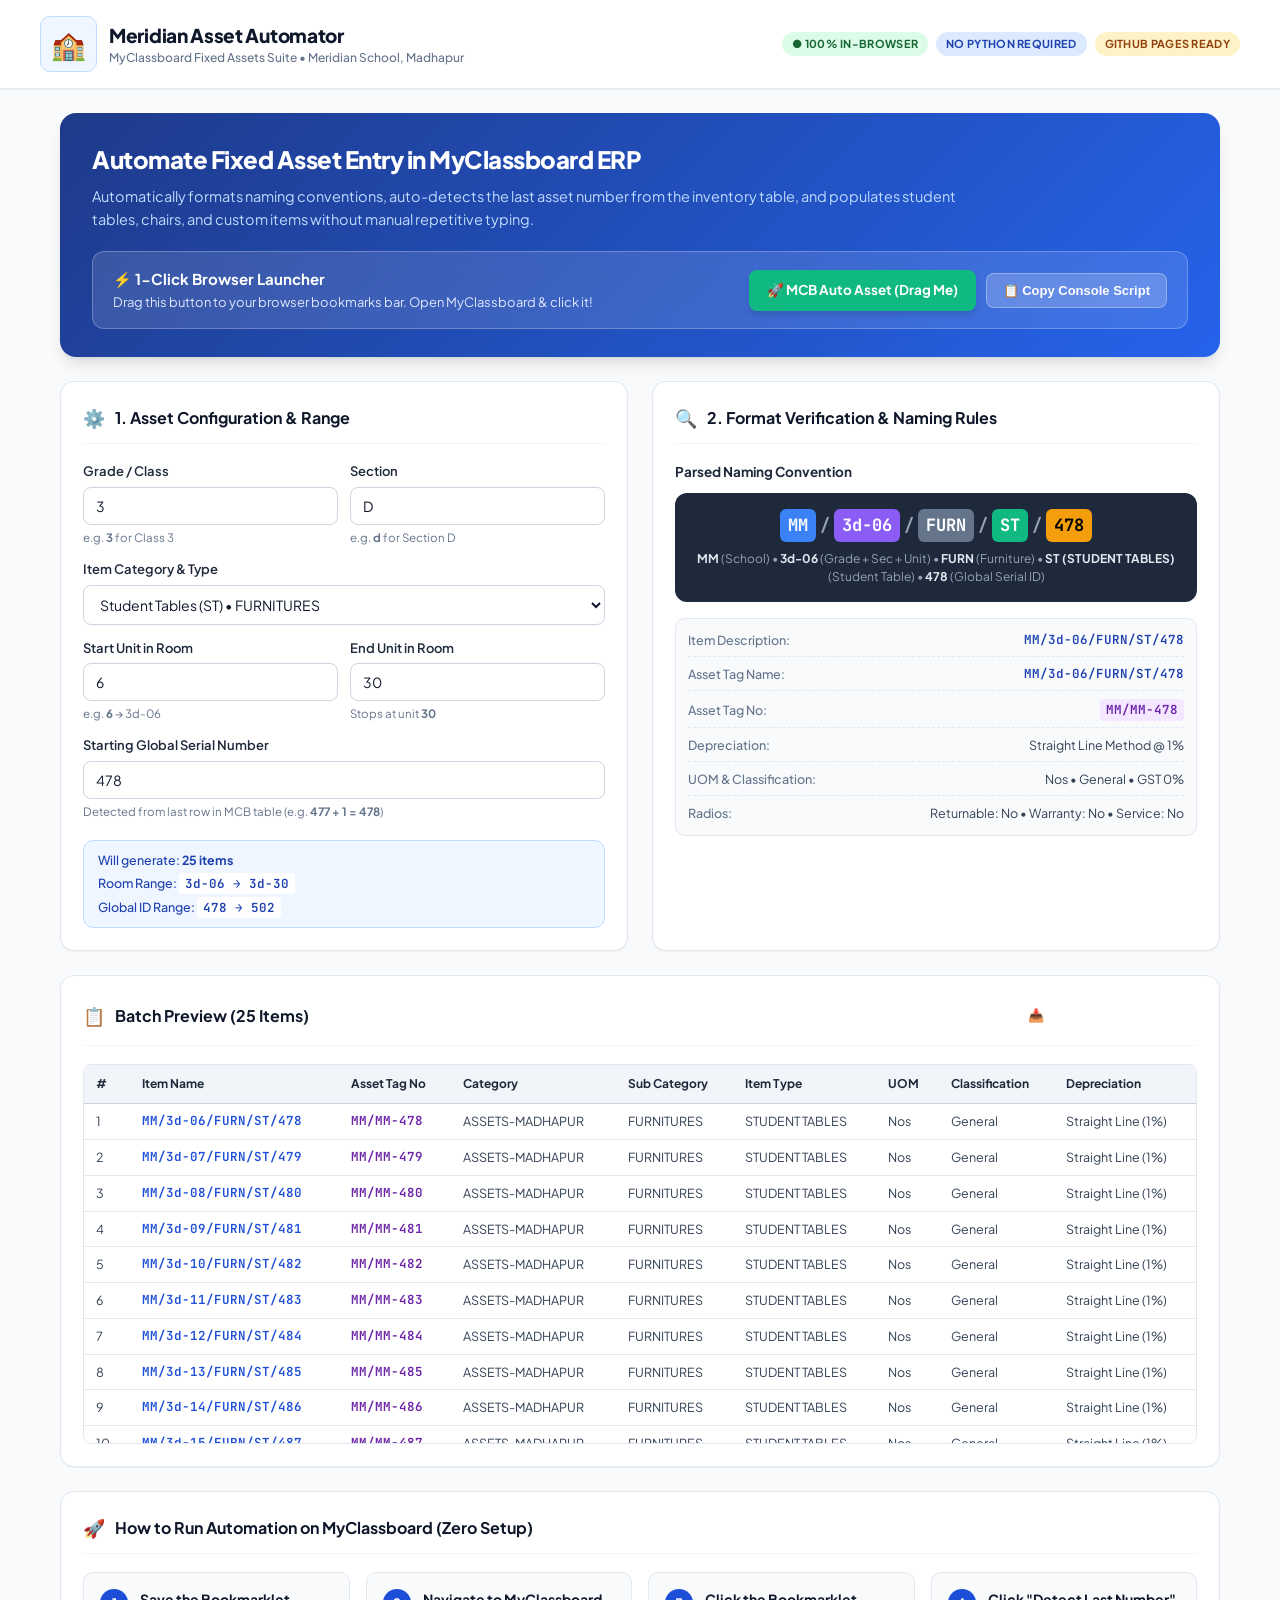
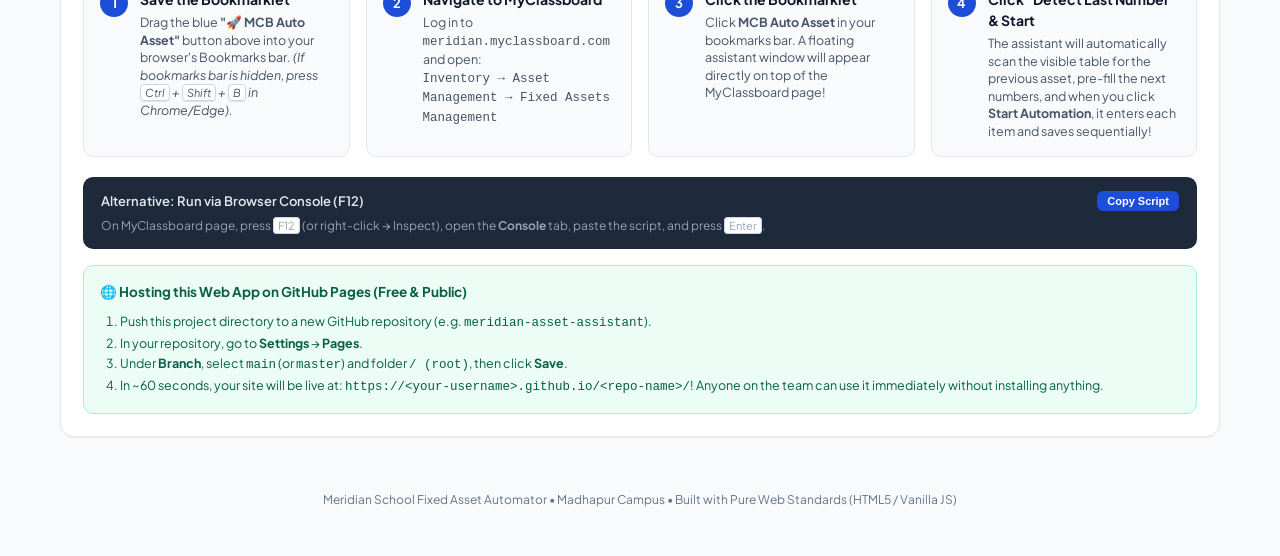
<file: index.html>
<!DOCTYPE html>
<html lang="en">

<head>
  <meta charset="UTF-8">
  <meta name="viewport" content="width=device-width, initial-scale=1.0">
  <title>Meridian Fixed Asset Automation Suite</title>
  <link rel="stylesheet" href="style.css">
  <link rel="preconnect" href="https://fonts.googleapis.com">
  <link rel="preconnect" href="https://fonts.gstatic.com" crossorigin>
  <link
    href="https://fonts.googleapis.com/css2?family=Plus+Jakarta+Sans:wght@400;500;600;700;800&family=JetBrains+Mono:wght@400;600&display=swap"
    rel="stylesheet">
</head>

<body>

  <!-- Top Announcement Bar -->
  <header class="top-nav">
    <div class="nav-container">
      <div class="logo-area">
        <span class="logo-badge">🏫</span>
        <div class="logo-text">
          <h1>Meridian Asset Automator</h1>
          <p>MyClassboard Fixed Assets Suite &bull; Meridian School, Madhapur</p>
        </div>
      </div>
      <div class="nav-tags">
        <span class="badge badge-success">● 100% In-Browser</span>
        <span class="badge badge-primary">No Python Required</span>
        <span class="badge badge-accent">GitHub Pages Ready</span>
      </div>
    </div>
  </header>

  <main class="main-container">

    <!-- Hero / Workflow intro -->
    <section class="hero-card">
      <div class="hero-content">
        <h2>Automate Fixed Asset Entry in MyClassboard ERP</h2>
        <p>
          Automatically formats naming conventions,
          auto-detects the last asset number from the inventory table, and populates student tables, chairs, and custom
          items without manual repetitive typing.
        </p>
      </div>

      <div class="quick-launcher-banner">
        <div class="launcher-info">
          <h3>⚡ 1-Click Browser Launcher</h3>
          <p>Drag this button to your browser bookmarks bar. Open MyClassboard & click it!</p>
        </div>
        <div class="launcher-action">
          <a id="bookmarklet-link" href="#" class="btn-bookmarklet" title="Drag to Bookmarks Bar">
            🚀 MCB Auto Asset (Drag Me)
          </a>
          <button id="copy-script-btn" class="btn-secondary">📋 Copy Console Script</button>
        </div>
      </div>
    </section>

    <!-- Interactive Generator & Config Grid -->
    <div class="grid-2col">

      <!-- Left Column: Generator Form -->
      <section class="card">
        <div class="card-header">
          <span class="card-icon">⚙️</span>
          <h3>1. Asset Configuration & Range</h3>
        </div>

        <form id="asset-form" class="form-body" onsubmit="event.preventDefault();">

          <div class="form-row">
            <div class="form-group col-6">
              <label for="input-grade">Grade / Class</label>
              <input type="text" id="input-grade" value="3" placeholder="e.g. 3, 4, NUR, PP1" required>
              <small class="field-hint">e.g. <strong>3</strong> for Class 3</small>
            </div>
            <div class="form-group col-6">
              <label for="input-section">Section</label>
              <input type="text" id="input-section" value="D" placeholder="e.g. D, C, B, A" required>
              <small class="field-hint">e.g. <strong>d</strong> for Section D</small>
            </div>
          </div>

          <div class="form-group">
            <label for="select-item-type">Item Category & Type</label>
            <select id="select-item-type">
              <option value="ST" data-cat="FURNITURES" data-mcb="STUDENT TABLES" selected>Student Tables (ST) &bull;
                FURNITURES</option>
              <option value="SC" data-cat="FURNITURES" data-mcb="STUDENT CHAIRS">Student Chairs (SC) &bull; FURNITURES
              </option>
              <option value="EC" data-cat="FURNITURES" data-mcb="EXECUTIVE CHAIRS">Executive Chairs (EC) &bull;
                FURNITURES</option>
              <option value="ET" data-cat="FURNITURES" data-mcb="EXECUTIVE TABLES">Executive Tables (ET) &bull;
                FURNITURES</option>
              <option value="VC" data-cat="FURNITURES" data-mcb="VISITOR CHAIRS">Visitor Chairs (VC) &bull; FURNITURES
              </option>
              <option value="BD" data-cat="FURNITURES" data-mcb="BOARDS">Green/White Boards (BD) &bull; FURNITURES
              </option>
              <option value="TT" data-cat="FURNITURES" data-mcb="TEACHER TABLES">Teacher Tables (TT) &bull; FURNITURES
              </option>
              <option value="CP" data-cat="FURNITURES" data-mcb="CUPBOARDS">Cupboard / Storage (CP) &bull; FURNITURES
              </option>
              <option value="CUSTOM" data-cat="FURNITURES" data-mcb="CUSTOM">Custom Item Type...</option>
            </select>
          </div>

          <!-- Custom Type Fields (conditional) -->
          <div id="custom-type-container" class="form-row" style="display:none;">
            <div class="form-group col-6">
              <label for="custom-type-code">Custom Code</label>
              <input type="text" id="custom-type-code" placeholder="e.g. PB (Pin Board)">
            </div>
            <div class="form-group col-6">
              <label for="custom-type-mcb">MCB Dropdown Name</label>
              <input type="text" id="custom-type-mcb" placeholder="e.g. PIN BOARDS">
            </div>
          </div>

          <div class="form-row">
            <div class="form-group col-6">
              <label for="input-start-unit">Start Unit in Room</label>
              <input type="number" id="input-start-unit" value="6" min="1" required>
              <small class="field-hint">e.g. <strong>6</strong> &rarr; 3d-06</small>
            </div>
            <div class="form-group col-6">
              <label for="input-end-unit">End Unit in Room</label>
              <input type="number" id="input-end-unit" value="30" min="1" required>
              <small class="field-hint">Stops at unit <strong>30</strong></small>
            </div>
          </div>

          <div class="form-group">
            <label for="input-start-global">Starting Global Serial Number</label>
            <input type="number" id="input-start-global" value="478" min="1" required>
            <small class="field-hint">Detected from last row in MCB table (e.g. <strong>477 + 1 = 478</strong>)</small>
          </div>

          <div class="summary-pill">
            <span>Will generate: <strong id="total-count-badge">25 items</strong></span>
            <span>Room Range: <code id="room-range-badge">3d-06 &rarr; 3d-30</code></span>
            <span>Global ID Range: <code id="global-range-badge">478 &rarr; 502</code></span>
          </div>

        </form>
      </section>

      <!-- Right Column: Live Formula Breakdown & Bookmarklet -->
      <section class="card">
        <div class="card-header">
          <span class="card-icon">🔍</span>
          <h3>2. Format Verification & Naming Rules</h3>
        </div>

        <div class="rules-card">
          <h4>Parsed Naming Convention</h4>
          <div class="formula-breakdown">
            <div class="formula-box">
              <span class="formula-part part-school">MM</span>
              <span class="formula-sep">/</span>
              <span class="formula-part part-room" id="formula-room">3d-06</span>
              <span class="formula-sep">/</span>
              <span class="formula-part part-cat">FURN</span>
              <span class="formula-sep">/</span>
              <span class="formula-part part-type" id="formula-type">ST</span>
              <span class="formula-sep">/</span>
              <span class="formula-part part-id" id="formula-id">478</span>
            </div>
            <p class="formula-caption">
              <strong>MM</strong> (School) &bull;
              <strong id="caption-room">3d-06</strong> (Grade + Sec + Unit) &bull;
              <strong>FURN</strong> (Furniture) &bull;
              <strong id="caption-type">ST</strong> (Student Table) &bull;
              <strong id="caption-id">478</strong> (Global Serial ID)
            </p>
          </div>

          <div class="meta-preview-grid">
            <div class="meta-item">
              <span class="meta-label">Item Description:</span>
              <code id="meta-desc">MM/3d-06/FURN/ST/478</code>
            </div>
            <div class="meta-item">
              <span class="meta-label">Asset Tag Name:</span>
              <code id="meta-tag-name">MM/3d-06/FURN/ST/478</code>
            </div>
            <div class="meta-item">
              <span class="meta-label">Asset Tag No:</span>
              <code id="meta-tag-no" class="tag-highlight">MM/MM-478</code>
            </div>
            <div class="meta-item">
              <span class="meta-label">Depreciation:</span>
              <span>Straight Line Method @ 1%</span>
            </div>
            <div class="meta-item">
              <span class="meta-label">UOM & Classification:</span>
              <span>Nos &bull; General &bull; GST 0%</span>
            </div>
            <div class="meta-item">
              <span class="meta-label">Radios:</span>
              <span>Returnable: No &bull; Warranty: No &bull; Service: No</span>
            </div>
          </div>
        </div>


      </section>

    </div>

    <!-- Live Preview Table & Export -->
    <section class="card table-card">
      <div class="card-header space-between">
        <div class="header-left">
          <span class="card-icon">📋</span>
          <h3>Batch Preview (<span id="table-row-count">25</span> Items)</h3>
        </div>
        <div class="header-actions">
          <button id="export-csv-btn" class="btn-secondary">📥 Export to CSV / Excel</button>
        </div>
      </div>

      <div class="table-responsive">
        <table id="preview-table">
          <thead>
            <tr>
              <th>#</th>
              <th>Item Name</th>
              <th>Asset Tag No</th>
              <th>Category</th>
              <th>Sub Category</th>
              <th>Item Type</th>
              <th>UOM</th>
              <th>Classification</th>
              <th>Depreciation</th>
            </tr>
          </thead>
          <tbody id="preview-table-body">
            <!-- Dynamically populated -->
          </tbody>
        </table>
      </div>
    </section>

    <!-- Step-by-Step Instructions & Options -->
    <section class="card instructions-card">
      <div class="card-header">
        <span class="card-icon">🚀</span>
        <h3>How to Run Automation on MyClassboard (Zero Setup)</h3>
      </div>

      <div class="instruction-steps">

        <div class="step-box">
          <div class="step-num">1</div>
          <div class="step-details">
            <h4>Save the Bookmarklet</h4>
            <p>
              Drag the blue <strong>"🚀 MCB Auto Asset"</strong> button above into your browser's Bookmarks bar.
              <em>(If bookmarks bar is hidden, press <kbd>Ctrl</kbd> + <kbd>Shift</kbd> + <kbd>B</kbd> in
                Chrome/Edge).</em>
            </p>
          </div>
        </div>

        <div class="step-box">
          <div class="step-num">2</div>
          <div class="step-details">
            <h4>Navigate to MyClassboard</h4>
            <p>
              Log in to <code>meridian.myclassboard.com</code> and open:
              <br>
              <code>Inventory &rarr; Asset Management &rarr; Fixed Assets Management</code>
            </p>
          </div>
        </div>

        <div class="step-box">
          <div class="step-num">3</div>
          <div class="step-details">
            <h4>Click the Bookmarklet</h4>
            <p>
              Click <strong>MCB Auto Asset</strong> in your bookmarks bar. A floating assistant window will appear
              directly on top of the MyClassboard page!
            </p>
          </div>
        </div>

        <div class="step-box">
          <div class="step-num">4</div>
          <div class="step-details">
            <h4>Click "Detect Last Number" & Start</h4>
            <p>
              The assistant will automatically scan the visible table for the previous asset, pre-fill the next numbers,
              and when you click <strong>Start Automation</strong>, it enters each item and saves sequentially!
            </p>
          </div>
        </div>

      </div>

      <!-- Alternative DevTools Console Method -->
      <div class="console-box">
        <div class="console-header">
          <span>Alternative: Run via Browser Console (F12)</span>
          <button id="copy-script-btn-2" class="btn-xs">Copy Script</button>
        </div>
        <p class="console-desc">
          On MyClassboard page, press <kbd>F12</kbd> (or right-click &rarr; Inspect), open the <strong>Console</strong>
          tab, paste the script, and press <kbd>Enter</kbd>.
        </p>
      </div>

      <!-- GitHub Pages Hosting Instructions -->
      <div class="github-guide">
        <h4>🌐 Hosting this Web App on GitHub Pages (Free & Public)</h4>
        <ol>
          <li>Push this project directory to a new GitHub repository (e.g. <code>meridian-asset-assistant</code>).</li>
          <li>In your repository, go to <strong>Settings</strong> &rarr; <strong>Pages</strong>.</li>
          <li>Under <strong>Branch</strong>, select <code>main</code> (or <code>master</code>) and folder
            <code>/ (root)</code>, then click <strong>Save</strong>.
          </li>
          <li>In ~60 seconds, your site will be live at:
            <code>https://&lt;your-username&gt;.github.io/&lt;repo-name&gt;/</code>! Anyone on the team can use it
            immediately without installing anything.
          </li>
        </ol>
      </div>

    </section>

  </main>

  <footer class="footer">
    <p>Meridian School Fixed Asset Automator &bull; Madhapur Campus &bull; Built with Pure Web Standards (HTML5 /
      Vanilla JS)</p>
  </footer>

  <script src="app.js"></script>
</body>

</html>
</file>
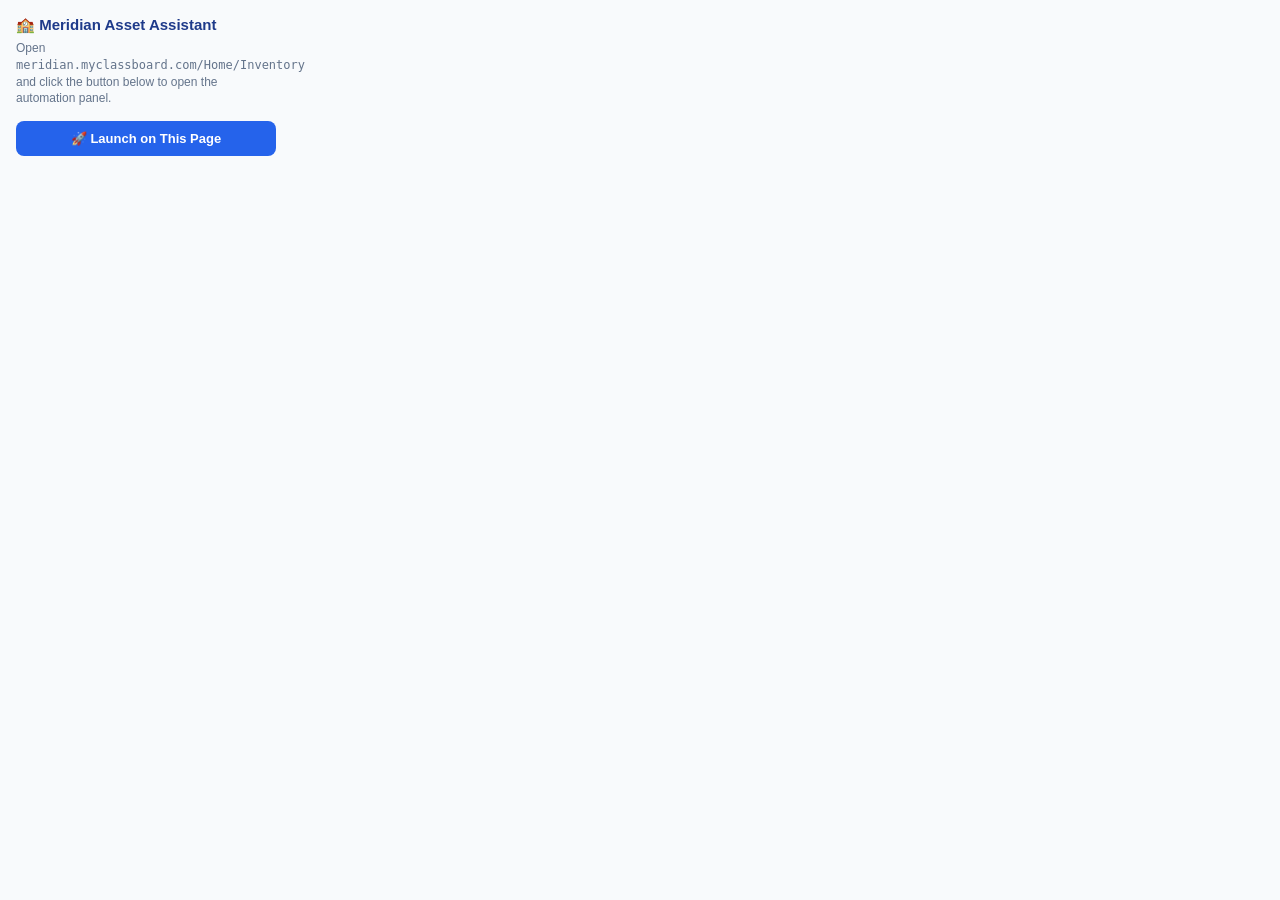
<file: extension/popup.html>
<!DOCTYPE html>
<html>
<head>
  <meta charset="utf-8">
  <style>
    body {
      width: 260px;
      padding: 16px;
      font-family: -apple-system, BlinkMacSystemFont, "Segoe UI", Roboto, sans-serif;
      margin: 0;
      background: #f8fafc;
      color: #1e293b;
    }
    h3 {
      margin: 0 0 6px 0;
      font-size: 15px;
      color: #1e3a8a;
      display: flex;
      align-items: center;
      gap: 6px;
    }
    p {
      font-size: 12px;
      color: #64748b;
      margin: 0 0 14px 0;
      line-height: 1.4;
    }
    button {
      width: 100%;
      background: #2563eb;
      color: #fff;
      border: none;
      padding: 10px;
      border-radius: 8px;
      font-weight: 600;
      font-size: 13px;
      cursor: pointer;
      display: flex;
      align-items: center;
      justify-content: center;
      gap: 6px;
      transition: background 0.2s;
    }
    button:hover {
      background: #1d4ed8;
    }
    .status {
      margin-top: 10px;
      font-size: 11px;
      text-align: center;
      color: #059669;
      font-weight: 500;
      min-height: 14px;
    }
  </style>
</head>
<body>
  <h3>🏫 Meridian Asset Assistant</h3>
  <p>Open <code>meridian.myclassboard.com/Home/Inventory</code> and click the button below to open the automation panel.</p>
  <button id="launch-btn">🚀 Launch on This Page</button>
  <div id="status" class="status"></div>
  <script src="popup.js"></script>
</body>
</html>
</file>
<file: style.css>
:root {
  --primary: #1d4ed8;
  --primary-hover: #1e40af;
  --primary-light: #eff6ff;
  --primary-border: #bfdbfe;
  --accent: #059669;
  --accent-light: #ecfdf5;
  --accent-border: #a7f3d0;
  --dark: #0f172a;
  --gray-900: #1e293b;
  --gray-700: #334155;
  --gray-600: #475569;
  --gray-500: #64748b;
  --gray-300: #cbd5e1;
  --gray-200: #e2e8f0;
  --gray-100: #f1f5f9;
  --gray-50: #f8fafc;
  --white: #ffffff;
  --tag-bg: #f3e8ff;
  --tag-color: #6b21a8;
  --shadow-sm: 0 1px 2px 0 rgb(0 0 0 / 0.05);
  --shadow-md: 0 4px 6px -1px rgb(0 0 0 / 0.1), 0 2px 4px -2px rgb(0 0 0 / 0.1);
  --shadow-lg: 0 10px 15px -3px rgb(0 0 0 / 0.1), 0 4px 6px -4px rgb(0 0 0 / 0.1);
}

* {
  margin: 0;
  padding: 0;
  box-sizing: border-box;
}

body {
  font-family: 'Plus Jakarta Sans', -apple-system, BlinkMacSystemFont, sans-serif;
  background-color: #f8fafc;
  color: var(--gray-700);
  line-height: 1.5;
  padding-bottom: 50px;
}

/* Header */
.top-nav {
  background: var(--white);
  border-bottom: 1px solid var(--gray-200);
  padding: 16px 24px;
  position: sticky;
  top: 0;
  z-index: 50;
  box-shadow: var(--shadow-sm);
}

.nav-container {
  max-width: 1200px;
  margin: 0 auto;
  display: flex;
  justify-content: space-between;
  align-items: center;
  flex-wrap: wrap;
  gap: 12px;
}

.logo-area {
  display: flex;
  align-items: center;
  gap: 12px;
}

.logo-badge {
  font-size: 28px;
  background: var(--primary-light);
  padding: 6px 10px;
  border-radius: 10px;
  border: 1px solid var(--primary-border);
}

.logo-text h1 {
  font-size: 19px;
  font-weight: 800;
  color: var(--dark);
  letter-spacing: -0.3px;
}

.logo-text p {
  font-size: 12px;
  color: var(--gray-500);
  font-weight: 500;
}

.nav-tags {
  display: flex;
  gap: 8px;
  flex-wrap: wrap;
}

.badge {
  font-size: 11px;
  font-weight: 700;
  padding: 4px 10px;
  border-radius: 20px;
  letter-spacing: 0.3px;
  text-transform: uppercase;
}

.badge-success { background: #dcfce7; color: #166534; }
.badge-primary { background: #dbeafe; color: #1e40af; }
.badge-accent { background: #fef3c7; color: #92400e; }

/* Main Container */
.main-container {
  max-width: 1200px;
  margin: 24px auto;
  padding: 0 20px;
}

/* Hero Section */
.hero-card {
  background: linear-gradient(135deg, #1e3a8a 0%, #2563eb 100%);
  color: var(--white);
  border-radius: 16px;
  padding: 28px 32px;
  margin-bottom: 24px;
  box-shadow: var(--shadow-lg);
  display: flex;
  flex-direction: column;
  gap: 20px;
}

.hero-content h2 {
  font-size: 24px;
  font-weight: 800;
  letter-spacing: -0.5px;
  margin-bottom: 8px;
}

.hero-content p {
  color: #bfdbfe;
  font-size: 14.5px;
  max-width: 900px;
  line-height: 1.6;
}

.hero-content strong {
  color: #ffffff;
}

.quick-launcher-banner {
  background: rgba(255, 255, 255, 0.12);
  backdrop-filter: blur(8px);
  border: 1px solid rgba(255, 255, 255, 0.25);
  border-radius: 12px;
  padding: 16px 20px;
  display: flex;
  justify-content: space-between;
  align-items: center;
  flex-wrap: wrap;
  gap: 16px;
}

.launcher-info h3 {
  font-size: 15px;
  font-weight: 700;
  margin-bottom: 2px;
}

.launcher-info p {
  font-size: 13px;
  color: #e0e7ff;
}

.launcher-action {
  display: flex;
  gap: 10px;
  align-items: center;
  flex-wrap: wrap;
}

.btn-bookmarklet {
  background: #10b981;
  color: #ffffff;
  font-weight: 700;
  text-decoration: none;
  padding: 10px 18px;
  border-radius: 8px;
  font-size: 13.5px;
  box-shadow: 0 4px 6px -1px rgba(0, 0, 0, 0.15);
  transition: all 0.2s;
  cursor: grab;
  display: inline-flex;
  align-items: center;
  gap: 6px;
}

.btn-bookmarklet:hover {
  background: #059669;
  transform: translateY(-1px);
}

.btn-secondary {
  background: rgba(255, 255, 255, 0.2);
  color: #ffffff;
  border: 1px solid rgba(255, 255, 255, 0.3);
  font-weight: 600;
  padding: 9px 16px;
  border-radius: 8px;
  font-size: 13px;
  cursor: pointer;
  transition: background 0.2s;
}

.btn-secondary:hover {
  background: rgba(255, 255, 255, 0.3);
}

/* Cards & Grid */
.grid-2col {
  display: grid;
  grid-template-columns: 1fr 1fr;
  gap: 24px;
  margin-bottom: 24px;
}

@media (max-width: 880px) {
  .grid-2col {
    grid-template-columns: 1fr;
  }
}

.card {
  background: var(--white);
  border: 1px solid var(--gray-200);
  border-radius: 14px;
  box-shadow: var(--shadow-sm);
  padding: 22px;
}

.card-header {
  display: flex;
  align-items: center;
  gap: 10px;
  margin-bottom: 18px;
  border-bottom: 1px solid var(--gray-100);
  padding-bottom: 12px;
}

.card-header.space-between {
  justify-content: space-between;
}

.header-left {
  display: flex;
  align-items: center;
  gap: 10px;
}

.card-icon {
  font-size: 18px;
}

.card-header h3 {
  font-size: 16px;
  font-weight: 700;
  color: var(--dark);
}

/* Form controls */
.form-body {
  display: flex;
  flex-direction: column;
  gap: 14px;
}

.form-row {
  display: flex;
  gap: 12px;
}

.col-6 { flex: 1; }

.form-group label {
  display: block;
  font-weight: 600;
  font-size: 13px;
  color: var(--gray-900);
  margin-bottom: 5px;
}

.form-group input,
.form-group select {
  width: 100%;
  padding: 9px 12px;
  border: 1px solid var(--gray-300);
  border-radius: 8px;
  font-size: 14px;
  font-family: inherit;
  color: var(--dark);
  background-color: var(--white);
  transition: border-color 0.2s, box-shadow 0.2s;
}

.form-group input:focus,
.form-group select:focus {
  border-color: var(--primary);
  outline: none;
  box-shadow: 0 0 0 3px rgba(37, 99, 235, 0.15);
}

.field-hint {
  display: block;
  font-size: 11.5px;
  color: var(--gray-500);
  margin-top: 4px;
}

.summary-pill {
  background: var(--primary-light);
  border: 1px solid var(--primary-border);
  color: var(--primary-hover);
  border-radius: 10px;
  padding: 10px 14px;
  display: flex;
  flex-direction: column;
  gap: 4px;
  font-size: 12.5px;
  font-weight: 500;
  margin-top: 6px;
}

.summary-pill code {
  background: #ffffff;
  padding: 2px 6px;
  border-radius: 4px;
  font-family: 'JetBrains Mono', monospace;
  font-weight: 600;
}

/* Formula & Rules */
.rules-card h4 {
  font-size: 13.5px;
  font-weight: 700;
  color: var(--gray-900);
  margin-bottom: 10px;
}

.formula-breakdown {
  background: var(--gray-900);
  color: #f8fafc;
  border-radius: 12px;
  padding: 16px;
  margin-bottom: 16px;
}

.formula-box {
  display: flex;
  align-items: center;
  justify-content: center;
  flex-wrap: wrap;
  gap: 4px;
  font-family: 'JetBrains Mono', monospace;
  font-size: 17px;
  font-weight: 700;
  margin-bottom: 8px;
}

.formula-part {
  padding: 4px 8px;
  border-radius: 6px;
}

.part-school { background: #3b82f6; color: #fff; }
.part-room { background: #8b5cf6; color: #fff; }
.part-cat { background: #64748b; color: #fff; }
.part-type { background: #10b981; color: #fff; }
.part-id { background: #f59e0b; color: #000; }
.formula-sep { color: #94a3b8; }

.formula-caption {
  font-size: 12px;
  color: #94a3b8;
  text-align: center;
}

.formula-caption strong {
  color: #e2e8f0;
}

.meta-preview-grid {
  display: grid;
  grid-template-columns: 1fr;
  gap: 8px;
  background: var(--gray-50);
  border: 1px solid var(--gray-200);
  border-radius: 10px;
  padding: 12px;
  margin-bottom: 16px;
  font-size: 12.5px;
}

.meta-item {
  display: flex;
  justify-content: space-between;
  align-items: center;
  gap: 10px;
  padding-bottom: 6px;
  border-bottom: 1px dashed var(--gray-200);
}

.meta-item:last-child {
  border-bottom: none;
  padding-bottom: 0;
}

.meta-label {
  color: var(--gray-500);
  font-weight: 500;
}

.meta-item code {
  font-family: 'JetBrains Mono', monospace;
  font-weight: 600;
  color: var(--primary-hover);
}

.tag-highlight {
  background: var(--tag-bg);
  color: var(--tag-color) !important;
  padding: 2px 6px;
  border-radius: 4px;
}

.video-reference-alert {
  background: #fefce8;
  border: 1px solid #fef08a;
  border-radius: 10px;
  padding: 12px;
  display: flex;
  gap: 10px;
  font-size: 12px;
  line-height: 1.5;
  color: #713f12;
}

.alert-icon {
  font-size: 18px;
}

/* Table Card */
.table-card {
  margin-bottom: 24px;
}

.table-responsive {
  max-height: 380px;
  overflow-y: auto;
  border: 1px solid var(--gray-200);
  border-radius: 8px;
}

table {
  width: 100%;
  border-collapse: collapse;
  font-size: 12.5px;
  text-align: left;
}

thead th {
  background: var(--gray-100);
  color: var(--gray-900);
  font-weight: 700;
  padding: 10px 12px;
  position: sticky;
  top: 0;
  border-bottom: 1px solid var(--gray-300);
  font-size: 12px;
}

tbody td {
  padding: 8px 12px;
  border-bottom: 1px solid var(--gray-200);
  color: var(--gray-700);
}

tbody tr:hover {
  background: #f8fafc;
}

tbody tr td:nth-child(2) {
  font-family: 'JetBrains Mono', monospace;
  font-weight: 600;
  color: var(--primary);
}

tbody tr td:nth-child(3) {
  font-family: 'JetBrains Mono', monospace;
  font-weight: 600;
  color: var(--tag-color);
}

/* Instructions */
.instruction-steps {
  display: grid;
  grid-template-columns: repeat(auto-fit, minmax(240px, 1fr));
  gap: 16px;
  margin-bottom: 20px;
}

.step-box {
  background: var(--gray-50);
  border: 1px solid var(--gray-200);
  border-radius: 10px;
  padding: 16px;
  display: flex;
  gap: 12px;
}

.step-num {
  background: var(--primary);
  color: var(--white);
  width: 28px;
  height: 28px;
  border-radius: 50%;
  display: flex;
  align-items: center;
  justify-content: center;
  font-weight: 700;
  font-size: 13px;
  flex-shrink: 0;
}

.step-details h4 {
  font-size: 14px;
  font-weight: 700;
  color: var(--dark);
  margin-bottom: 4px;
}

.step-details p {
  font-size: 12.5px;
  color: var(--gray-600);
  line-height: 1.4;
}

kbd {
  background: #ffffff;
  border: 1px solid var(--gray-300);
  box-shadow: 0 1px 1px rgba(0,0,0,0.1);
  padding: 1px 4px;
  border-radius: 4px;
  font-size: 11px;
  font-family: inherit;
}

.console-box {
  background: var(--gray-900);
  color: #e2e8f0;
  border-radius: 10px;
  padding: 14px 18px;
  margin-bottom: 16px;
}

.console-header {
  display: flex;
  justify-content: space-between;
  align-items: center;
  font-size: 13px;
  font-weight: 600;
  margin-bottom: 6px;
}

.btn-xs {
  background: var(--primary);
  color: #fff;
  border: none;
  padding: 4px 10px;
  border-radius: 6px;
  font-size: 11px;
  font-weight: 600;
  cursor: pointer;
}

.btn-xs:hover {
  background: var(--primary-hover);
}

.console-desc {
  font-size: 12px;
  color: #94a3b8;
}

.github-guide {
  background: var(--accent-light);
  border: 1px solid var(--accent-border);
  border-radius: 10px;
  padding: 16px;
  color: #065f46;
}

.github-guide h4 {
  font-size: 13.5px;
  font-weight: 700;
  margin-bottom: 8px;
}

.github-guide ol {
  padding-left: 20px;
  font-size: 12.5px;
  line-height: 1.6;
}

/* Footer */
.footer {
  text-align: center;
  padding-top: 30px;
  font-size: 12px;
  color: var(--gray-500);
}
</file>
